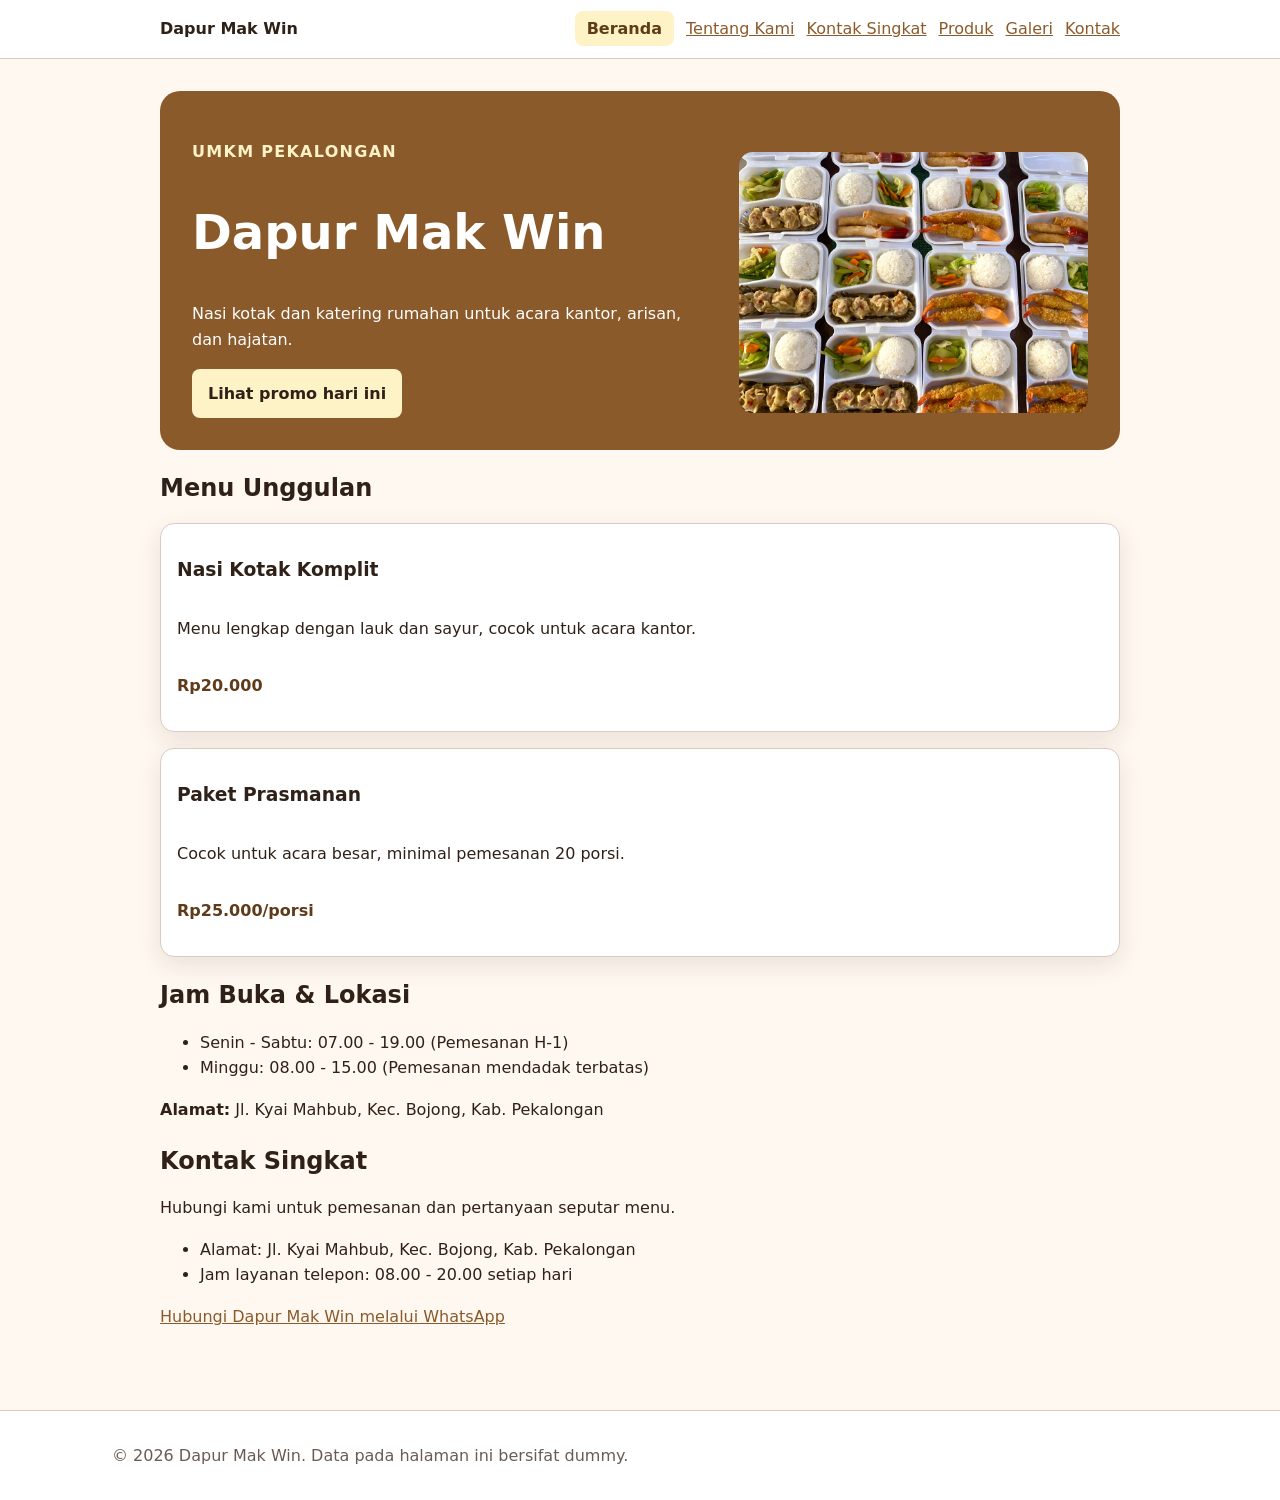
<file: index.html>
<!doctype html>
<html lang="id">
    <head>
        <meta charset="utf-8" />
        <meta name="viewport" content="width=device-width, initial-scale=1" />
        <title>Dapur Mak Win - Website UMKM</title>
        <link rel="stylesheet" href="css/style.css" />
    </head>
    <body>
    <a class="skip-link" href="#konten">Lewati ke konten utama</a>
    <header class="site-header">
        <nav class="nav" aria-label="Navigasi utama">
            <a class="brand" href="index.html">Dapur Mak Win</a>
            <ul>
                <li><a aria-current="page" href="index.html">Beranda</a></li>
                <li><a href="tentang.html">Tentang Kami</a></li>
                <li><a href="#kontak">Kontak Singkat</a></li>
                <li><a href="produk.html">Produk</a></li>
                <li><a href="galeri.html">Galeri</a></li>
                <li><a href="kontak.html">Kontak</a></li>
            </ul>
       </nav>
    </header>

    <main id="konten" class="page">
            <section class="hero">
                <div class="hero-content">
                    <p class="eyebrow">UMKM Pekalongan</p>
                    <h1>Dapur Mak Win</h1>
                    <p>Nasi kotak dan katering rumahan untuk acara kantor, arisan, dan hajatan.</p>
                    <button id="promoButton" type="button">Lihat promo hari ini</button>
                </div>
                <img class="hero-image" src="assets/images/nasi-kotak.jpg" width="4032" height="3024" alt="Nasi kotak katering dengan nasi, sayur, dan lauk siap disajikan" />
            </section>

            <section aria-labelledby="produk-title">
                <h2 id="produk-title">Menu Unggulan</h2>
                <div class="product-list">
                    <article class="product-card">
                        <h3>Nasi Kotak Komplit</h3>
                        <p>Menu lengkap dengan lauk dan sayur, cocok untuk acara kantor.</p>
                        <p class="price">Rp20.000</p>
                    </article>
                    <article class="product-card">
                        <h3>Paket Prasmanan</h3>
                        <p>Cocok untuk acara besar, minimal pemesanan 20 porsi.</p>
                        <p class="price">Rp25.000/porsi</p>
                    </article>
                </div>
            </section>
            <section>
                <h2>Jam Buka & Lokasi</h2>
                <ul>
                    <li>Senin - Sabtu: 07.00 - 19.00 (Pemesanan H-1)</li>
                    <li>Minggu: 08.00 - 15.00 (Pemesanan mendadak terbatas)</li>
                </ul>
                <p><strong>Alamat:</strong>  Jl. Kyai Mahbub, Kec. Bojong, Kab. Pekalongan</p>
            </section>
            <section id="kontak" aria-labelledby="kontak-title">
                <h2 id="kontak-title">Kontak Singkat</h2>
                <p>Hubungi kami untuk pemesanan dan pertanyaan seputar menu.</p>
                <ul>
                    <li>Alamat: Jl. Kyai Mahbub, Kec. Bojong, Kab. Pekalongan</li>
                    <li>Jam layanan telepon: 08.00 - 20.00 setiap hari</li>
                </ul>
                <p><a href="https://wa.me/6281234567890">Hubungi Dapur Mak Win melalui WhatsApp</a></p>
            </section>
        </main>
        <footer class="site-footer">
            <p>&copy; 2026 Dapur Mak Win. Data pada halaman ini bersifat dummy.</p>
        </footer>
        <script src="js/script.js"></script>
        <script src="js/app.js" defer></script>
    </body>
</html>
</file>
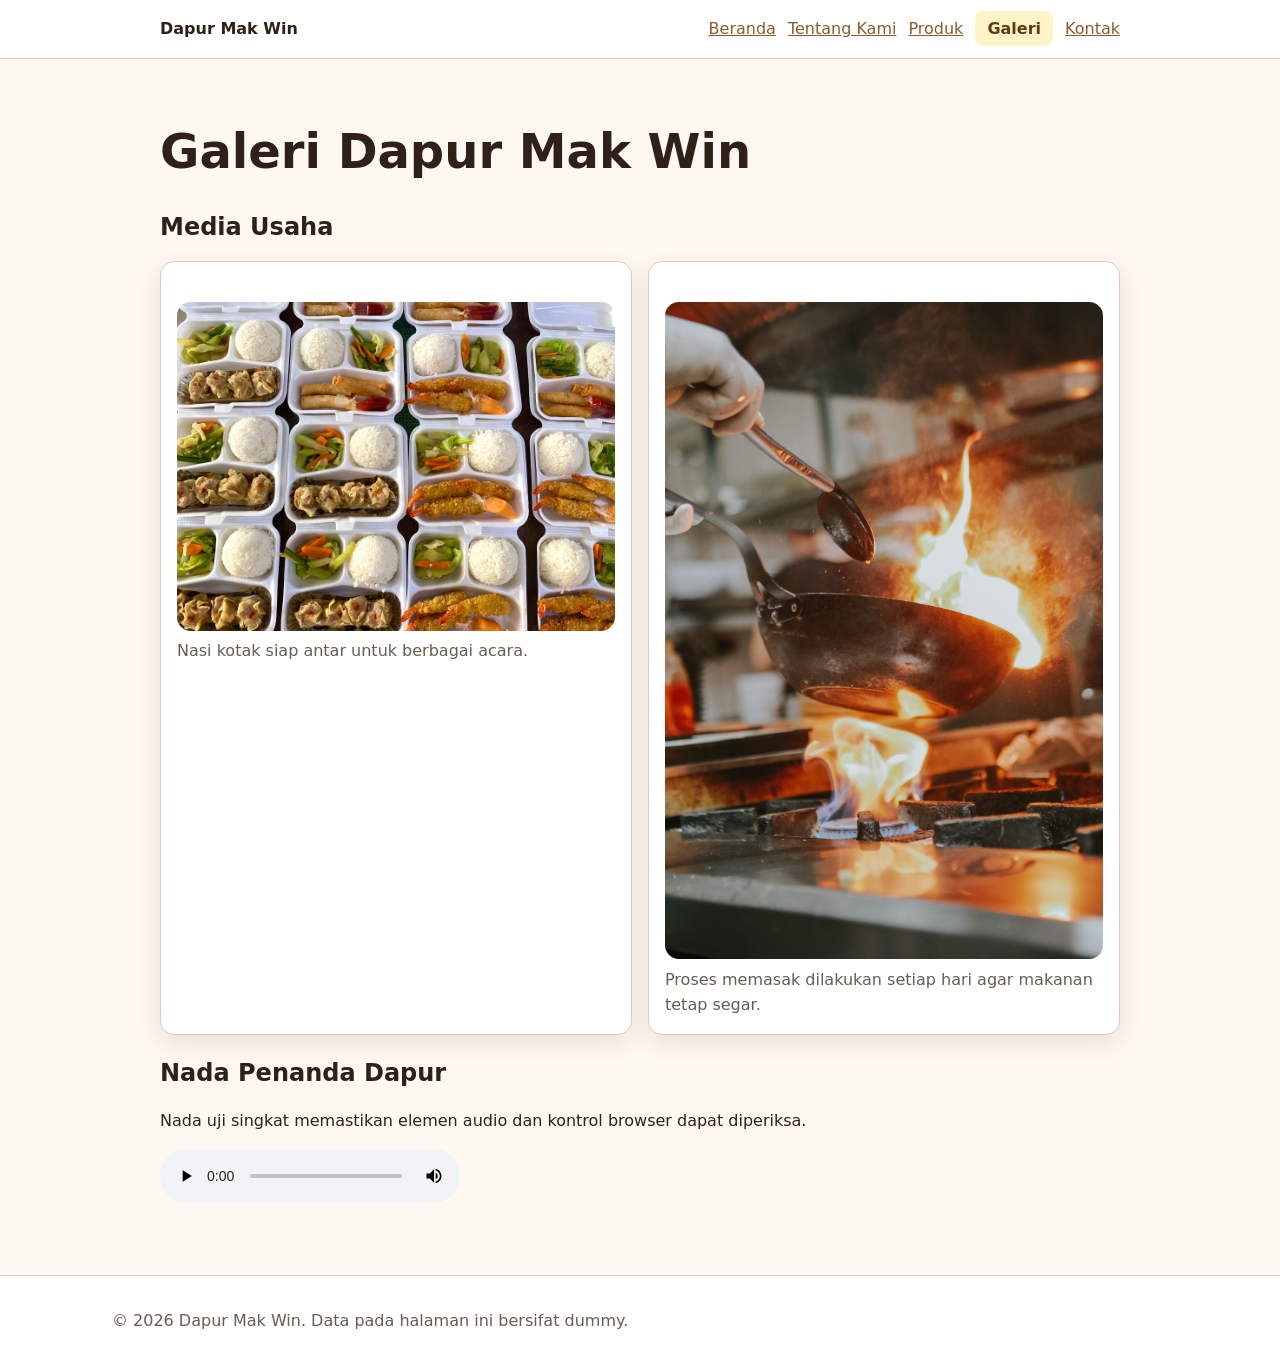
<file: galeri.html>
<!doctype html>
<html lang="id">
    <head>
        <meta charset="utf-8" />
        <meta name="viewport" content="width=device-width, initial-scale=1" />
        <title>Galeri Dapur Mak Win - Website UMKM</title>
        <link rel="stylesheet" href="css/style.css" />
        <script src="js/app.js" defer></script>
    </head>
    <body>
        <a class="skip-link" href="#konten">Lewati ke konten utama</a>
        <header class="site-header">
            <nav class="nav" aria-label="Navigasi utama">
                <a class="brand" href="index.html">Dapur Mak Win</a>
                <ul>
                    <li><a href="index.html">Beranda</a></li>
                    <li><a href="tentang.html">Tentang Kami</a></li>
                    <li><a href="produk.html">Produk</a></li>
                    <li><a aria-current="page" href="galeri.html">Galeri</a></li>
                    <li><a href="kontak.html">Kontak</a></li>
                </ul>
            </nav>
        </header>
        <main id="konten" class="page">
            <h1>Galeri Dapur Mak Win</h1>
            <section aria-labelledby="media-title">
                <h2 id="media-title">Media Usaha</h2>
                <div class="gallery-grid">
                    <figure class="media-card">
                        <img src="assets/images/nasi-kotak.jpg" width="4032" height="3024" loading="lazy" alt="Nasi kotak katering dengan nasi, sayur, dan lauk siap disajikan" />
                        <figcaption>Nasi kotak siap antar untuk berbagai acara.</figcaption>
                    </figure>
                    <figure class="media-card">
                        <img src="assets/images/proses-masak.jpg" width="2432" height="3648" loading="lazy" alt="Proses memasak bahan makanan di dapur" />
                        <figcaption>Proses memasak dilakukan setiap hari agar makanan tetap segar.</figcaption>
                    </figure>
                </div>
            </section>
            <section aria-labelledby="audio-title">
                <h2 id="audio-title">Nada Penanda Dapur</h2>
                <p id="audio-note">Nada uji singkat memastikan elemen audio dan kontrol browser dapat diperiksa.</p>
                <audio controls aria-describedby="audio-note" src="[data-uri]">
                    Browser Anda tidak mendukung pemutar audio.
                </audio>
            </section>
        </main>
        <footer class="site-footer">
            <p>&copy; 2026 Dapur Mak Win. Data pada halaman ini bersifat dummy.</p>
        </footer>
    </body>
</html>
</file>
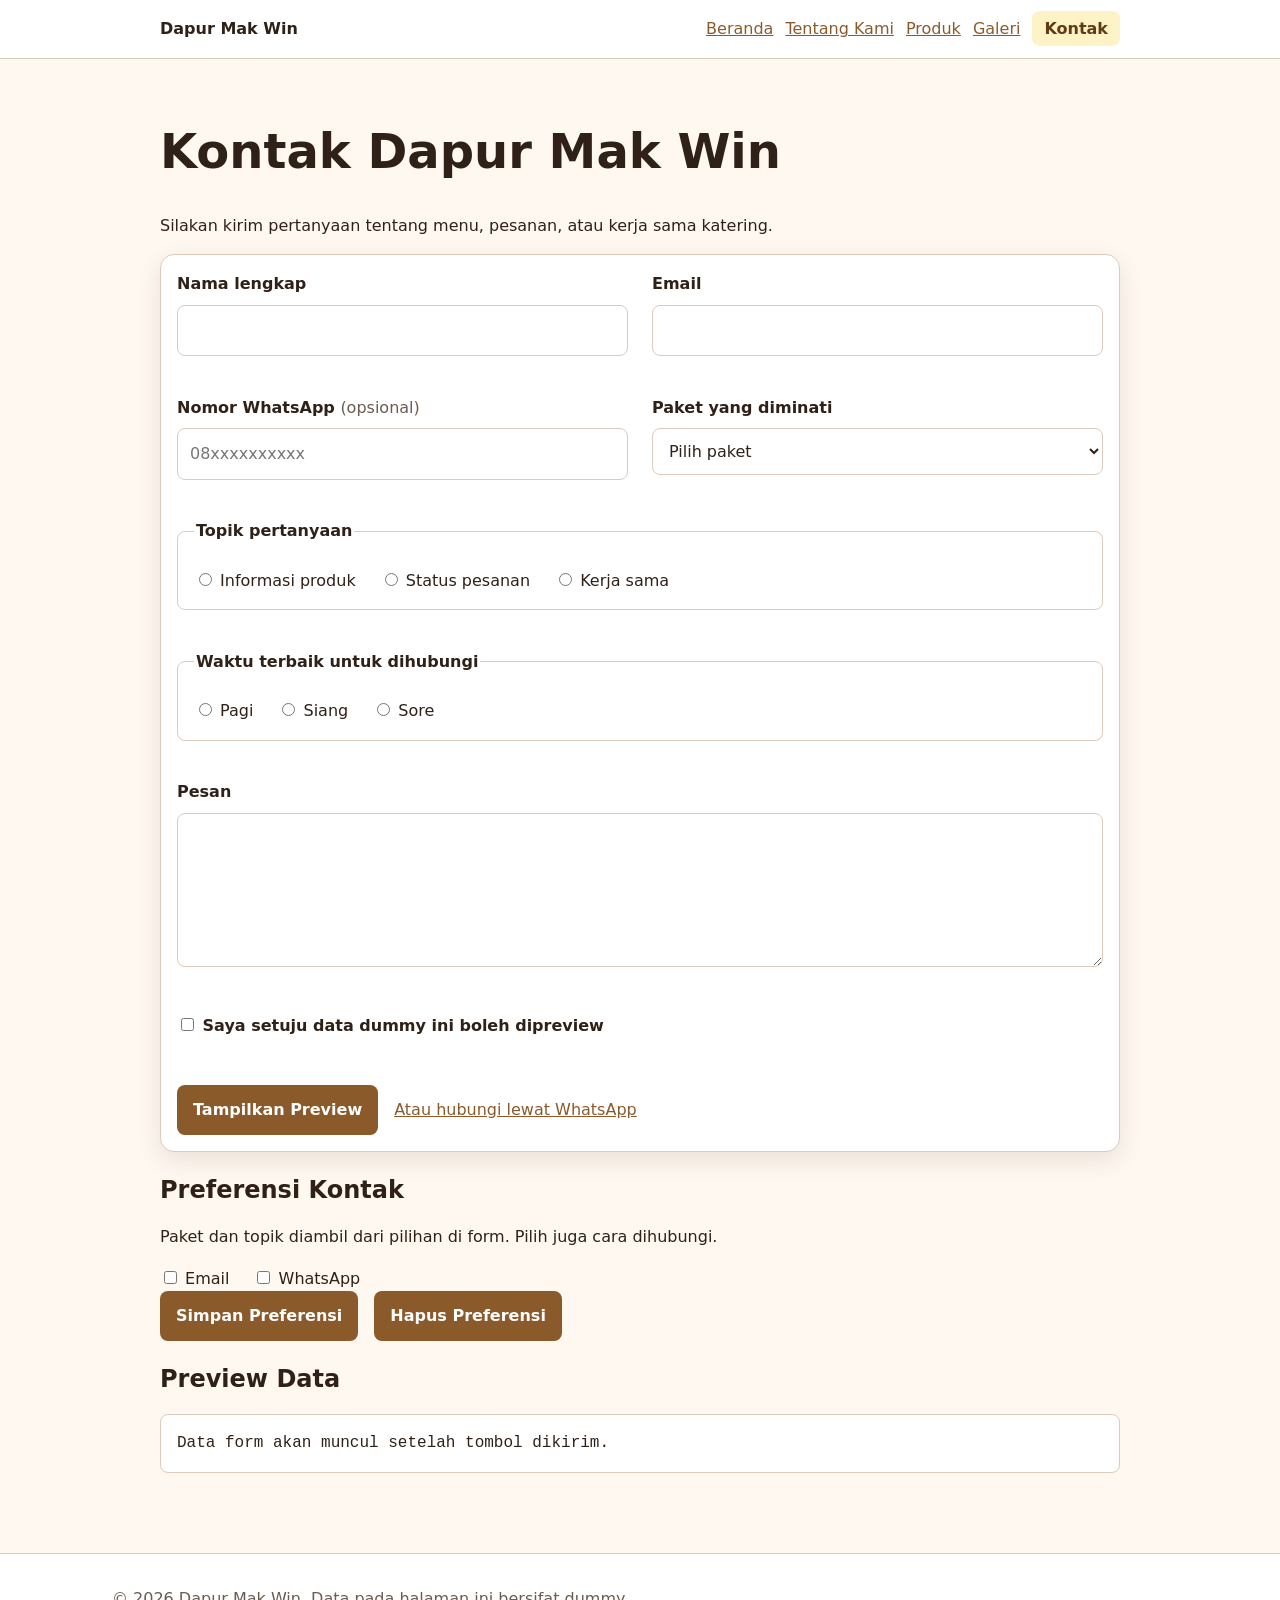
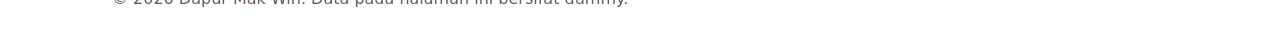
<file: kontak.html>
<!doctype html>
<html lang="id">
    <head>
        <meta charset="utf-8" />
        <meta name="viewport" content="width=device-width, initial-scale=1" />
        <title>Kontak Dapur Mak Win - Website UMKM</title>
        <link rel="stylesheet" href="css/style.css" />
        <script src="js/form.js" defer></script>
        <script src="js/app.js" defer></script>
    </head>
    <body>
        <a class="skip-link" href="#konten">Lewati ke konten utama</a>
        <header class="site-header">
            <nav class="nav" aria-label="Navigasi utama">
                <a class="brand" href="index.html">Dapur Mak Win</a>
                <ul>
                    <li><a href="index.html">Beranda</a></li>
                    <li><a href="tentang.html">Tentang Kami</a></li>
                    <li><a href="produk.html">Produk</a></li>
                    <li><a href="galeri.html">Galeri</a></li>
                    <li><a aria-current="page" href="kontak.html">Kontak</a></li>
                </ul>
            </nav>
        </header>
        <main id="konten" class="page">
            <h1>Kontak Dapur Mak Win</h1>
            <p>Silakan kirim pertanyaan tentang menu, pesanan, atau kerja sama katering.</p>

           <form id="form-kontak" action="#" method="post" novalidate>
                <div class="form-grid">
                    <div class="field">
                        <label for="nama">Nama lengkap</label>
                        <input id="nama" name="nama" type="text" autocomplete="name"
                               required minlength="3" aria-describedby="nama-error" />
                        <p id="nama-error" class="field-error" aria-live="polite"></p>
                    </div>
                    
                    <div class="field">
                        <label for="email">Email</label>
                        <input id="email" name="email" type="email" autocomplete="email"
                               required aria-describedby="email-error" />
                        <p id="email-error" class="field-error" aria-live="polite"></p>
                    </div>
                    
                    <div class="field">
                        <label for="telepon">Nomor WhatsApp <span class="opsional">(opsional)</span></label>
                        <input id="telepon" name="telepon" type="tel" autocomplete="tel"
                               placeholder="08xxxxxxxxxx" pattern="(\+62|62|0)8[0-9]{8,11}"
                               aria-describedby="telepon-error" />
                        <p id="telepon-error" class="field-error" aria-live="polite"></p>
                    </div>

                    <div class="field">
                        <label for="paket">Paket yang diminati</label>
                                                <select id="paket" name="paket" required aria-describedby="paket-error">
                            <option value="">Pilih paket</option>
                            <option value="harian">Nasi kotak harian</option>
                            <option value="prasmanan">Paket prasmanan</option>
                            <option value="tester">Paket tester</option>
                        </select>
                        <p id="paket-error" class="field-error" aria-live="polite"></p> 
                    </div>
                </div>

                <fieldset aria-describedby="topik-error">
                    <legend>Topik pertanyaan</legend>
                    <div class="option-group">
                        <label><input type="radio" name="topik" value="produk" required /> Informasi produk</label>
                        <label><input type="radio" name="topik" value="pesanan" /> Status pesanan</label>
                        <label><input type="radio" name="topik" value="kerja-sama" /> Kerja sama</label>
                    </div>
                </fieldset>
                <p id="topik-error" class="field-error" aria-live="polite"></p>

                <fieldset aria-describedby="waktu-error">
                    <legend>Waktu terbaik untuk dihubungi</legend>
                    <div class="option-group">
                        <label><input type="radio" name="waktu" value="pagi" required /> Pagi</label>
                        <label><input type="radio" name="waktu" value="siang" /> Siang</label>
                        <label><input type="radio" name="waktu" value="sore" /> Sore</label>
                    </div>
                </fieldset>
                <p id="waktu-error" class="field-error" aria-live="polite"></p>

                <div class="field">
                    <label for="pesan">Pesan</label>
                    <textarea id="pesan" name="pesan" rows="5" required minlength="20" aria-describedby="pesan-error"></textarea>
                    <p id="pesan-error" class="field-error" aria-live="polite"></p>
                </div>

                <div class="field">
                    <label>
                        <input id="setuju" name="setuju" type="checkbox" required
                               aria-describedby="setuju-error" />
                        Saya setuju data dummy ini boleh dipreview
                    </label>
                    <p id="setuju-error" class="field-error" aria-live="polite"></p>
                </div>

                <p id="form-feedback" class="form-feedback" aria-live="polite"></p>

                <div class="form-actions">
                    <button type="submit">Tampilkan Preview</button>
                    <a href="https://wa.me/6281234567890">Atau hubungi lewat WhatsApp</a>
                </div>
            </form>
            
            <section aria-labelledby="preferensi-title">
                <h2 id="preferensi-title">Preferensi Kontak</h2>
                <p>Paket dan topik diambil dari pilihan di form. Pilih juga cara dihubungi.</p>
                <div class="option-group">
                    <label><input type="checkbox" name="channel" value="email" /> Email</label>
                    <label><input type="checkbox" name="channel" value="whatsapp" /> WhatsApp</label>
                </div>
                <div class="form-actions">
                    <button type="button" id="simpan-preferensi">Simpan Preferensi</button>
                    <button type="button" id="hapus-preferensi">Hapus Preferensi</button>
                </div>
                <p id="status-preferensi" aria-live="polite"></p>
            </section>

            <section aria-labelledby="preview-title">
                <h2 id="preview-title">Preview Data</h2>
                <pre id="preview-form" aria-live="polite">Data form akan muncul setelah tombol dikirim.</pre>
            </section>
        </main>
        <footer class="site-footer">
            <p>&copy; 2026 Dapur Mak Win. Data pada halaman ini bersifat dummy.</p>
        </footer>
    </body>
</html>
</file>
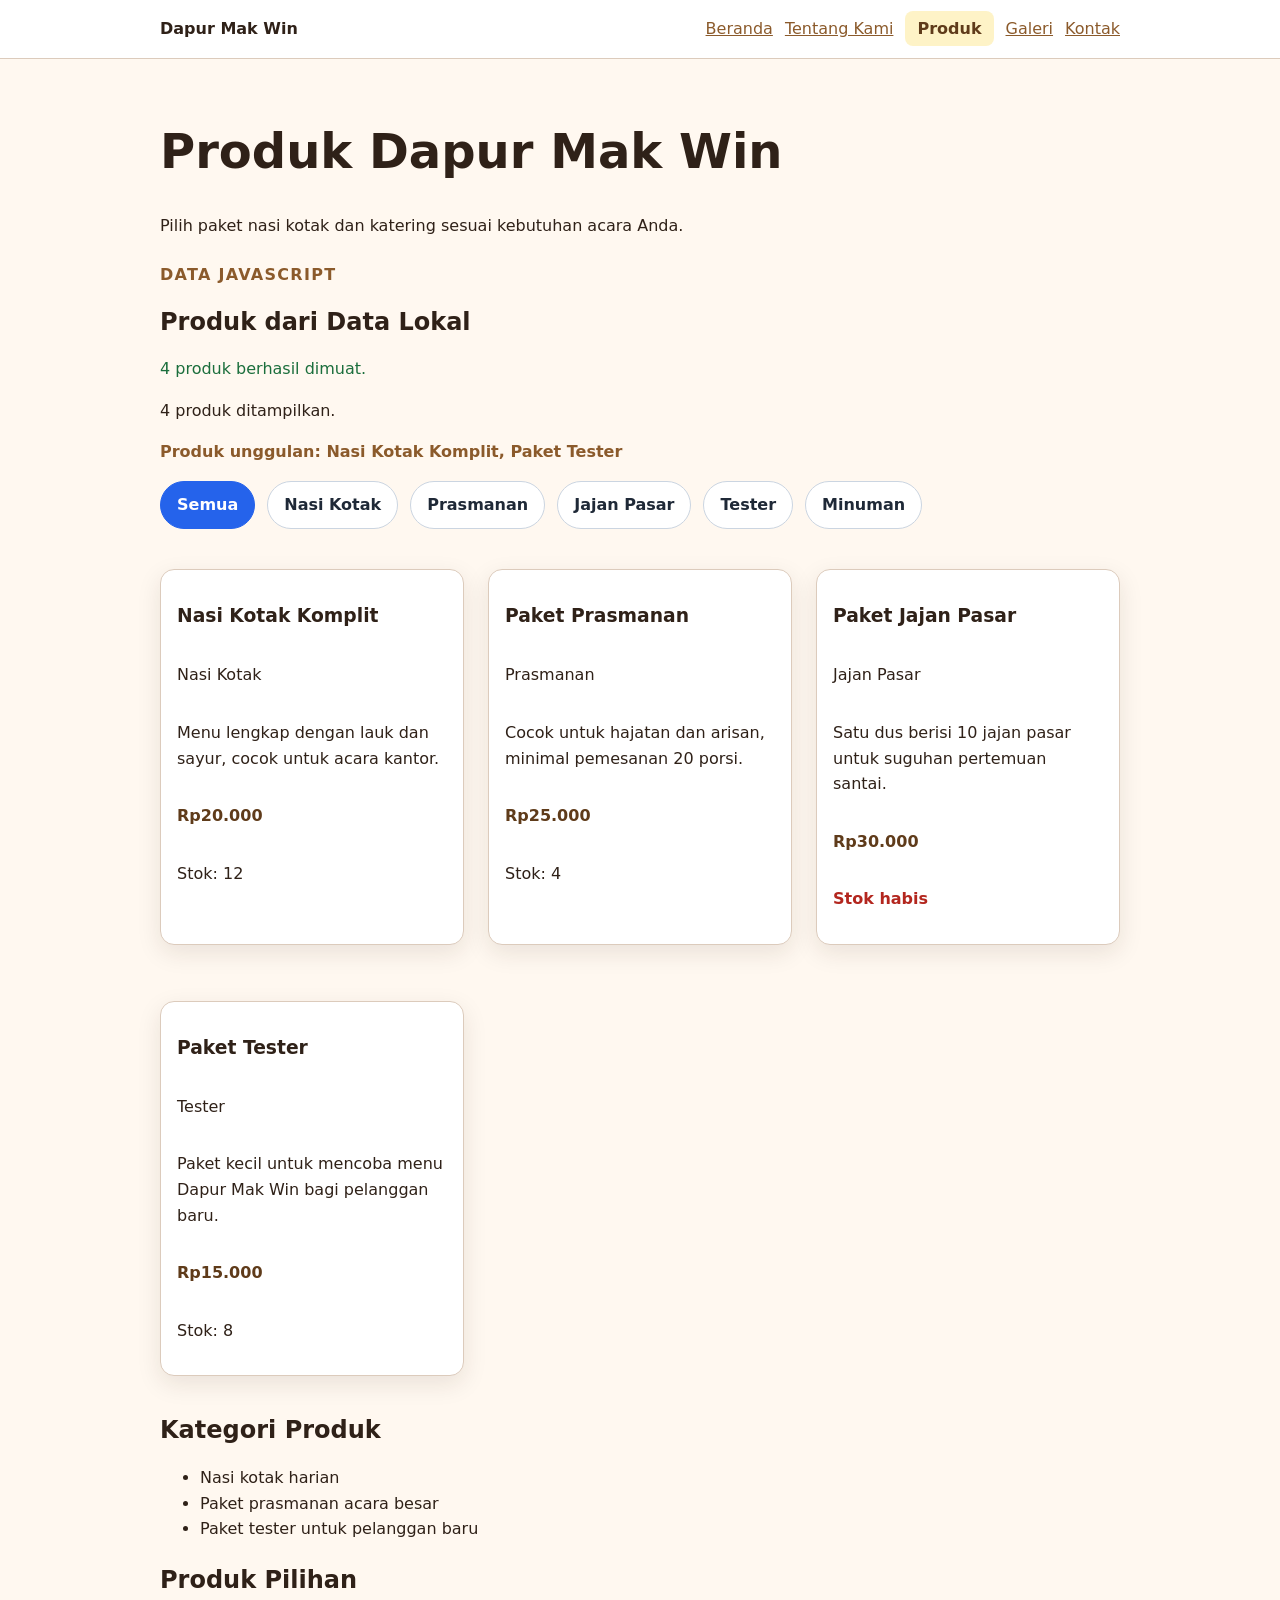
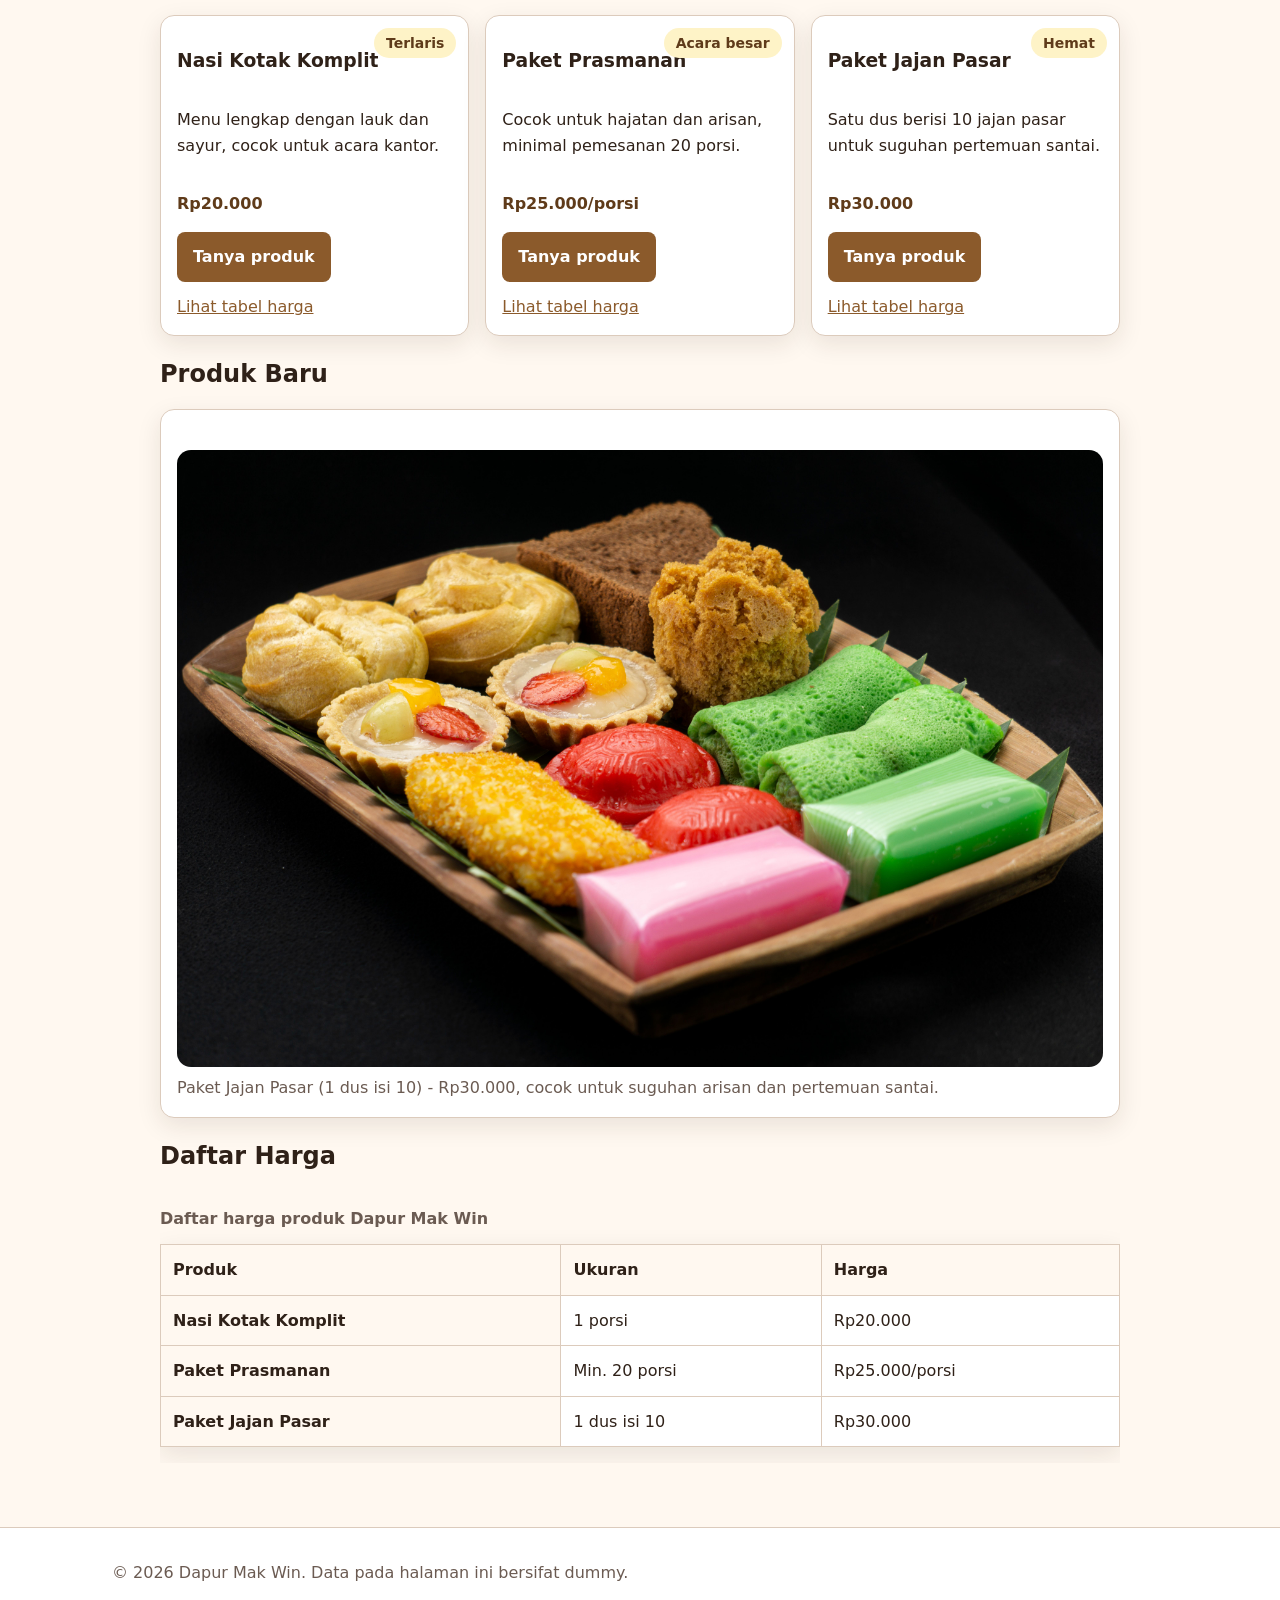
<file: produk.html>
<!doctype html>
<html lang="id">
    <head>
        <meta charset="utf-8" />
        <meta name="viewport" content="width=device-width, initial-scale=1" />
        <title>Produk Dapur Mak Win - Website UMKM</title>
        <link rel="stylesheet" href="css/style.css" />
        <link rel="icon" href="data:," />
        <script type="module" src="js/catalog-api.js"></script>
    </head>
    <body>
        <a class="skip-link" href="#konten">Lewati ke konten utama</a>
        <header class="site-header">
            <nav class="nav" aria-label="Navigasi utama">
                <a class="brand" href="index.html">Dapur Mak Win</a>
                <ul>
                    <li><a href="index.html">Beranda</a></li>
                    <li><a href="tentang.html">Tentang Kami</a></li>
                    <li><a aria-current="page" href="produk.html">Produk</a></li>
                    <li><a href="galeri.html">Galeri</a></li>
                    <li><a href="kontak.html">Kontak</a></li>
                </ul>
            </nav>
        </header>
        <main id="konten" class="page">
            <h1>Produk Dapur Mak Win</h1>
            <p>Pilih paket nasi kotak dan katering sesuai kebutuhan acara Anda.</p>
            <section class="section" aria-labelledby="produk-dinamis-title">
                <div class="section-header">
                    <p class="eyebrow">Data JavaScript</p>
                    <h2 id="produk-dinamis-title">Produk dari Data Lokal</h2>
                    <p id="catalog-status" class="catalog-status" aria-live="polite">Produk belum dimuat.</p>
                    <p id="produk-ringkasan">Data produk akan dimuat melalui JavaScript.</p>
                    <p id="produk-unggulan">Produk unggulan akan ditentukan melalui JavaScript.</p>
                </div>
                   <div class="filter-bar" aria-label="Filter kategori produk">
                    <button type="button" class="filter-button is-active" data-filter="Semua">Semua</button>
                    <button type="button" class="filter-button" data-filter="Nasi Kotak">Nasi Kotak</button>
                    <button type="button" class="filter-button" data-filter="Prasmanan">Prasmanan</button>
                    <button type="button" class="filter-button" data-filter="Jajan Pasar">Jajan Pasar</button>
                    <button type="button" class="filter-button" data-filter="Tester">Tester</button>
                    <button type="button" class="filter-button" data-filter="Minuman">Minuman</button>
                </div>
                <div id="produk-dinamis" class="js-product-grid"></div>
            </section>

            <section aria-labelledby="kategori-title">
                <h2 id="kategori-title">Kategori Produk</h2>
                <ul>
                    <li>Nasi kotak harian</li>
                    <li>Paket prasmanan acara besar</li>
                    <li>Paket tester untuk pelanggan baru</li>
                </ul>
            </section>
            <section aria-labelledby="produk-pilihan-title">
                <h2 id="produk-pilihan-title">Produk Pilihan</h2>
                <div class="product-grid">
                    <article class="product-card">
                        <span class="product-badge">Terlaris</span>
                        <h3>Nasi Kotak Komplit</h3>
                        <p>Menu lengkap dengan lauk dan sayur, cocok untuk acara kantor.</p>
                        <p class="price">Rp20.000</p>
                        <div class="card-actions">
                            <a class="button" href="kontak.html">Tanya produk</a>
                            <a href="#harga-title">Lihat tabel harga</a>
                        </div>
                    </article>

                    <article class="product-card">
                        <span class="product-badge">Acara besar</span>
                        <h3>Paket Prasmanan</h3>
                        <p>Cocok untuk hajatan dan arisan, minimal pemesanan 20 porsi.</p>
                        <p class="price">Rp25.000/porsi</p>
                        <div class="card-actions">
                            <a class="button" href="kontak.html">Tanya produk</a>
                            <a href="#harga-title">Lihat tabel harga</a>
                        </div>
                    </article>

                    <article class="product-card">
                        <span class="product-badge">Hemat</span>
                        <h3>Paket Jajan Pasar</h3>
                        <p>Satu dus berisi 10 jajan pasar untuk suguhan pertemuan santai.</p>
                        <p class="price">Rp30.000</p>
                        <div class="card-actions">
                            <a class="button" href="kontak.html">Tanya produk</a>
                            <a href="#harga-title">Lihat tabel harga</a>
                        </div>
                    </article>
                </div>
            </section>
            <section aria-labelledby="produk-baru-title">
                <h2 id="produk-baru-title">Produk Baru</h2>
                <figure class="media-card">
                    <img src="assets/images/jajan-pasar.jpg" width="6000" height="4000" loading="lazy" alt="Aneka jajan pasar tradisional tersusun rapi di piring saji" />
                    <figcaption>Paket Jajan Pasar (1 dus isi 10) - Rp30.000, cocok untuk suguhan arisan dan pertemuan santai.</figcaption>
                </figure>
            </section>
            <section aria-labelledby="harga-title">
                <h2 id="harga-title">Daftar Harga</h2>
                <div class="table-scroll" role="region" aria-labelledby="daftar-harga-caption" tabindex="0">
                    <table>
                        <caption id="daftar-harga-caption">Daftar harga produk Dapur Mak Win</caption>
                        <thead>
                            <tr>
                                <th scope="col">Produk</th>
                                <th scope="col">Ukuran</th>
                                <th scope="col">Harga</th>
                            </tr>
                        </thead>
                        <tbody>
                            <tr>
                                <th scope="row">Nasi Kotak Komplit</th>
                                <td>1 porsi</td>
                                <td>Rp20.000</td>
                            </tr>
                            <tr>
                                <th scope="row">Paket Prasmanan</th>
                                <td>Min. 20 porsi</td>
                                <td>Rp25.000/porsi</td>
                            </tr>
                            <tr>
                                <th scope="row">Paket Jajan Pasar</th>
                                <td>1 dus isi 10</td>
                                <td>Rp30.000</td>
                            </tr>
                        </tbody>
                    </table>
                </div>
            </section>
        </main>
        <footer class="site-footer">
            <p>&copy; 2026 Dapur Mak Win. Data pada halaman ini bersifat dummy.</p>
        </footer>

    </body>
</html>
</file>
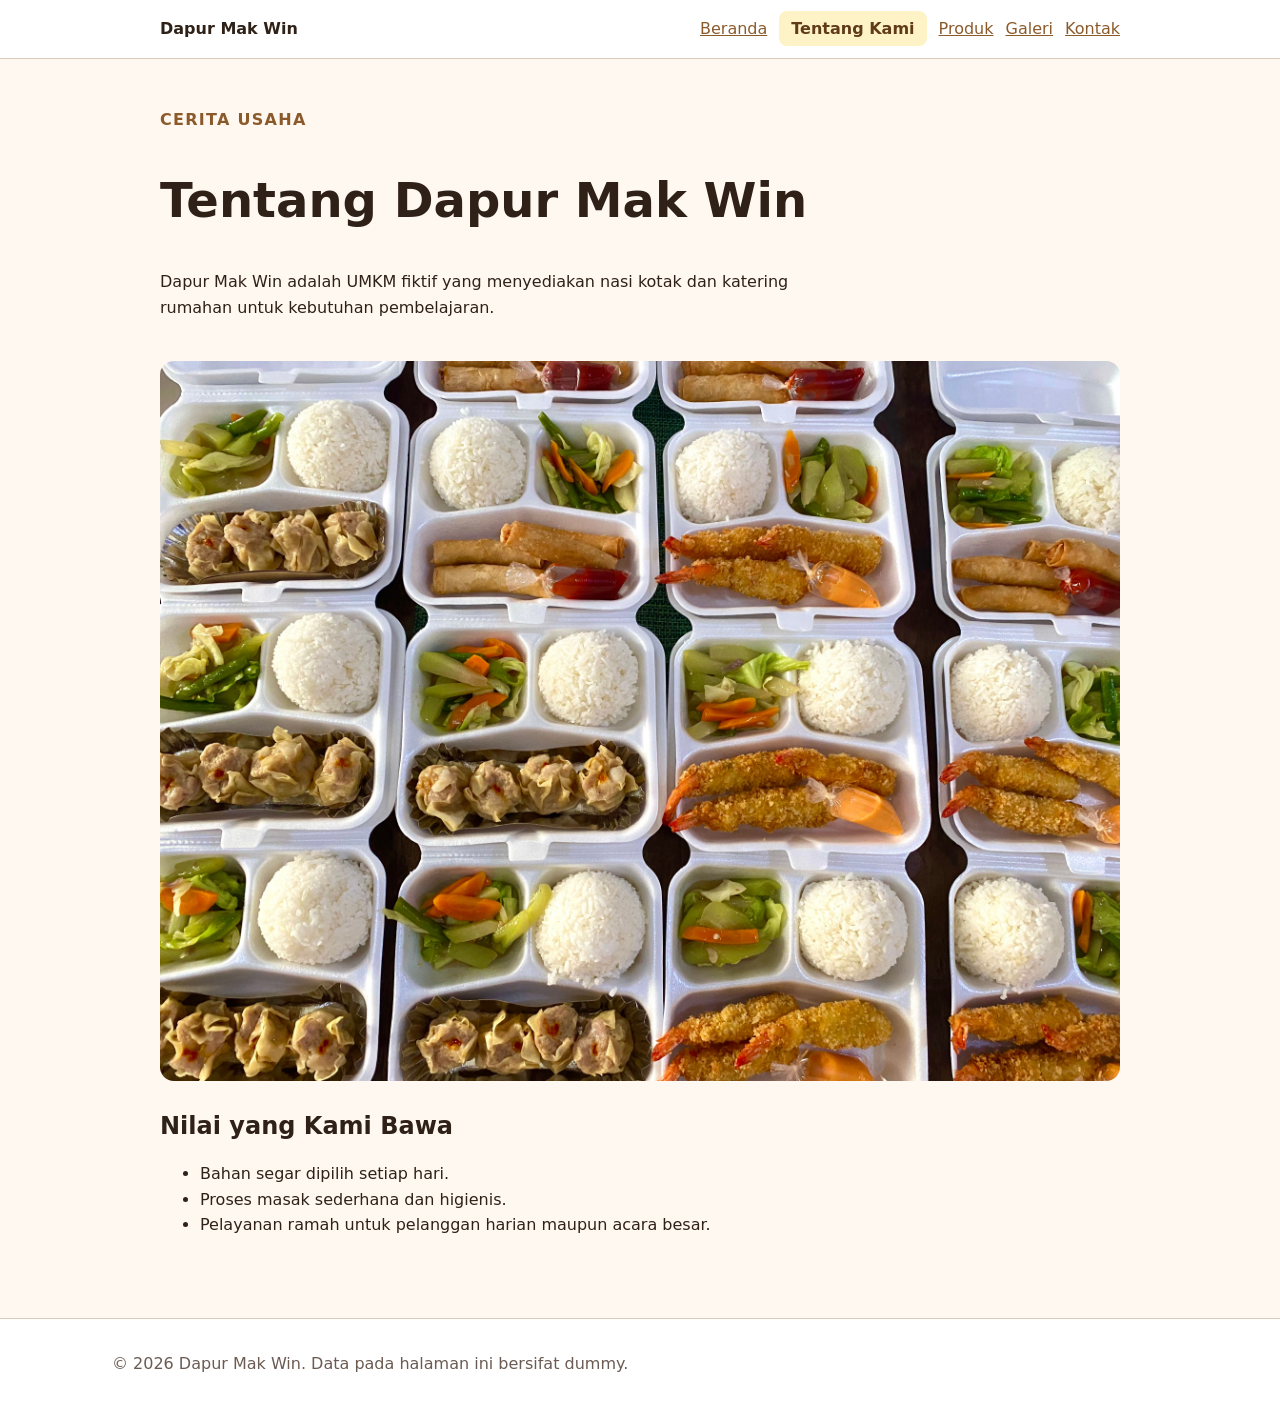
<file: tentang.html>
<!doctype html>
<html lang="id">
    <head>
        <meta charset="utf-8" />
        <meta name="viewport" content="width=device-width, initial-scale=1" />
        <title>Tentang Dapur Mak Win - Website UMKM</title>
        <link rel="stylesheet" href="css/style.css" />
        <script src="js/app.js" defer></script>
    </head>
    <body>
        <a class="skip-link" href="#konten">Lewati ke konten utama</a>
        <header class="site-header">
            <nav class="nav" aria-label="Navigasi utama">
                <a class="brand" href="index.html">Dapur Mak Win</a>
                <ul>
                    <li><a href="index.html">Beranda</a></li>
                    <li><a aria-current="page" href="tentang.html">Tentang Kami</a></li>
                    <li><a href="produk.html">Produk</a></li>
                    <li><a href="galeri.html">Galeri</a></li>
                    <li><a href="kontak.html">Kontak</a></li>
                </ul>
            </nav>
        </header>
        <main id="konten" class="page">
            <section aria-labelledby="tentang-title">
                <p class="eyebrow">Cerita Usaha</p>
                <h1 id="tentang-title">Tentang Dapur Mak Win</h1>
                <p>Dapur Mak Win adalah UMKM fiktif yang menyediakan nasi kotak dan katering rumahan untuk kebutuhan pembelajaran.</p>
                <img src="assets/images/nasi-kotak.jpg" width="4032" height="3024" loading="lazy" alt="Nasi kotak katering dengan nasi, sayur, dan lauk siap disajikan" />
            </section>
            <section aria-labelledby="nilai-title">
                <h2 id="nilai-title">Nilai yang Kami Bawa</h2>
                <ul>
                    <li>Bahan segar dipilih setiap hari.</li>
                    <li>Proses masak sederhana dan higienis.</li>
                    <li>Pelayanan ramah untuk pelanggan harian maupun acara besar.</li>
                </ul>
            </section>
        </main>
        <footer class="site-footer">
            <p>&copy; 2026 Dapur Mak Win. Data pada halaman ini bersifat dummy.</p>
        </footer>
    </body>
</html>
</file>
<file: css/style.css>
:root {
  /* Warna berbasis fungsi (variasi tema) */
  --color-primary: #8b5a2b;
  --color-primary-strong: #5f3b1a;
  --color-accent: #d97706;
  --color-success: #16a34a;
  --color-danger: #dc2626;

  --color-text: #2f2118;
  --color-muted: #6b5b52;
  --color-surface: #ffffff;
  --color-surface-soft: #fff8f0;
  --color-border: #dccbbc;
  --color-focus: #1d4ed8;

  /* Spacing */
  --space-1: 0.5rem;
  --space-2: 0.75rem;
  --space-3: 1rem;
  --space-4: 1.5rem;
  --space-5: 2rem;
  --space-6: 2.5rem;

  /* Radius & shadow */
  --radius-sm: 0.5rem;
  --radius-md: 0.875rem;
  --radius-lg: 1.25rem;
  --shadow-card: 0 0.5rem 1.5rem rgb(47 33 24 / 0.1);
}

*,
*::before,
*::after {
  box-sizing: border-box;
}

html {
  color-scheme: light;
}

body {
  margin: 0;
  color: var(--color-text);
  background: var(--color-surface-soft);
  font-family: system-ui, -apple-system, BlinkMacSystemFont, "Segoe UI", sans-serif;
  font-size: 1rem;
  line-height: 1.6;
}

/* Media, link, focus, skip-link */
img {
  max-width: 100%;
  height: auto;
  margin-top: var(--space-4);
  border-radius: var(--radius-md);
}

a {
  color: var(--color-primary);
}

a:hover {
  color: var(--color-primary-strong);
}

:focus-visible {
  outline: 3px solid var(--color-focus);
  outline-offset: 3px;
}

.skip-link {
  position: absolute;
  top: -5rem;
  left: var(--space-3);
  padding: var(--space-2) var(--space-3);
  color: var(--color-surface);
  background: var(--color-text);
  text-decoration: none;
}

.skip-link:focus {
  top: var(--space-3);
}

/* Shell halaman dan navigasi */
.site-header,
.site-footer {
  padding: var(--space-3) var(--space-4);
  background: var(--color-surface);
  border-bottom: 1px solid var(--color-border);
}

.site-footer {
  margin-top: var(--space-5);
  color: var(--color-muted);
  text-align: center;
  border-top: 1px solid var(--color-border);
  border-bottom: 0;
}

.nav,
.page {
  width: min(100% - 2rem, 60rem);
  margin-inline: auto;
}

.brand {
  display: inline-block;
  margin-bottom: var(--space-2);
  color: var(--color-text);
  font-weight: 800;
  text-decoration: none;
}

.nav ul {
  padding: 0;
  margin: 0;
  list-style: none;
}

.nav li {
  display: inline-block;
  margin: 0 var(--space-2) var(--space-1) 0;
}

.nav a[aria-current="page"] {
  padding: var(--space-1) var(--space-2);
  color: var(--color-primary-strong);
  font-weight: 700;
  text-decoration: none;
  background: #fef3c7;
  border-radius: var(--radius-sm);
}

.page {
  padding-block: var(--space-5);
}

/* Hero, tipografi, dan tombol */
.hero {
  padding: var(--space-5);
  color: var(--color-surface);
  background: var(--color-primary);
  border-radius: var(--radius-md);
}

h1,
h2,
h3 {
  line-height: 1.2;
  text-wrap: balance;
}

h1 {
  font-size: clamp(2rem, 6vw, 3rem);
}

p,
li {
  max-width: 68ch;
}

.eyebrow {
  color: var(--color-primary);
  font-weight: 800;
  letter-spacing: 0.08em;
  text-transform: uppercase;
}

.hero .eyebrow {
  color: #fef3c7;
}

.price {
  color: var(--color-primary-strong);
  font-weight: 800;
}

.button,
button {
  display: inline-block;
  padding: var(--space-2) var(--space-3);
  color: var(--color-surface);
  font: inherit;
  font-weight: 700;
  text-decoration: none;
  cursor: pointer;
  background: var(--color-primary);
  border: 0;
  border-radius: var(--radius-sm);
}

.button:hover,
button:hover {
  color: var(--color-surface);
  background: var(--color-primary-strong);
}

.hero button {
  color: var(--color-text);
  background: #fef3c7;
}

.hero button:hover {
  color: var(--color-text);
  background: #fde68a;
}

/* Card, media, dan tabel */
.product-card,
.media-card,
table,
form {
  margin-block: var(--space-3);
  padding: var(--space-3);
  background: var(--color-surface);
  border: 1px solid var(--color-border);
  border-radius: var(--radius-md);
  box-shadow: var(--shadow-card);
}

figure {
  margin-inline: 0;
}

figcaption,
caption {
  color: var(--color-muted);
}

table {
  width: 100%;
  border-collapse: collapse;
  border-radius: 0;
}

caption {
  margin-bottom: var(--space-2);
  font-weight: 700;
  text-align: left;
}

th,
td {
  padding: var(--space-2);
  text-align: left;
  border: 1px solid var(--color-border);
}

th {
  background: var(--color-surface-soft);
}

/* Form dan preview */
.field {
  margin-bottom: var(--space-3);
}

.field label,
legend {
  display: block;
  margin-bottom: var(--space-1);
  font-weight: 700;
}

.field input,
.field select,
.field textarea {
  width: 100%;
  padding: var(--space-2);
  color: inherit;
  font: inherit;
  background: var(--color-surface);
  border: 1px solid var(--color-border);
  border-radius: var(--radius-sm);
}

input[type="radio"],
input[type="checkbox"] {
  width: auto;
}

fieldset {
  margin: 0 0 var(--space-3);
  padding: var(--space-3);
  border: 1px solid var(--color-border);
  border-radius: var(--radius-sm);
}

audio {
  max-width: 100%;
}

#preview-form {
  padding: var(--space-3);
  white-space: pre-wrap;
  background: var(--color-surface);
  border: 1px solid var(--color-border);
  border-radius: var(--radius-sm);
}

/* --- Bagian lama Anda tetap di bawah ini --- */

.products {
  padding-left: 1.2rem;
}

section:has(h2) {
  margin-top: 24px;
}

.product-list {
  display: block;
}

/* Tugas mandiri – variasi tema */
.alert-success {
  padding: var(--space-2) var(--space-3);
  color: var(--color-surface);
  background: var(--color-success);
  border-radius: var(--radius-sm);
}

.alert-danger {
  padding: var(--space-2) var(--space-3);
  color: var(--color-surface);
  background: var(--color-danger);
  border-radius: var(--radius-sm);
}

.hero {
  background: var(--color-primary);
  border-radius: var(--radius-lg);
}

/* ===== P06 + P07: baseline mobile (satu kolom) ===== */

/* Hero: satu kolom pada layar sempit */
.hero {
  display: grid;
  grid-template-columns: 1fr;
  gap: var(--space-4);
  align-items: center;
}
.hero-image {
  width: 100%;
  border-radius: var(--radius-md);
}

/* Katalog dan galeri: satu kolom pada layar sempit */
.product-grid,
.gallery-grid {
  display: grid;
  grid-template-columns: 1fr;
  gap: var(--space-3);
}

/* Jarak antar card sudah diatur gap, jadi margin card dinolkan */
.product-grid .product-card,
.gallery-grid .media-card {
  margin-block: 0;
}

/* Navigasi: tersusun ke bawah pada layar sempit */
.nav {
  display: flex;
  flex-direction: column;
  align-items: flex-start;
  gap: var(--space-3);
}
.brand { margin-bottom: 0; }
.nav ul {
  display: flex;
  flex-direction: column;
  flex-wrap: wrap;
  gap: var(--space-2);
}
.nav li { margin: 0; }

/* ===== P06: Flexbox ===== */

/* Card produk: isi disusun vertikal */
.product-card {
  position: relative;
  display: flex;
  flex-direction: column;
}

/* Badge menempel di pojok kanan atas card */
.product-badge {
  position: absolute;
  top: var(--space-2);
  right: var(--space-2);
  padding: 0.25rem var(--space-2);
  color: var(--color-primary-strong);
  font-size: 0.875rem;
  font-weight: 800;
  background: #fef3c7;
  border-radius: 999px;
}

/* Tombol aksi: sejajar satu baris, turun ke bawah card */
.card-actions {
  display: flex;
  align-items: center;
  flex-wrap: wrap;
  gap: var(--space-2);
  margin-top: auto;
}

/* ===== P06 Tugas Mandiri: halaman kontak ===== */

/* Field form: satu kolom pada layar sempit, dua kolom mulai 42rem */
.form-grid {
  display: grid;
  grid-template-columns: 1fr;
  gap: var(--space-3) var(--space-4);
  margin-bottom: var(--space-3);
}
.form-grid .field {
  margin-bottom: 0;
}

/* Pilihan radio: berjajar satu baris, turun ke baris baru kalau sempit */
.option-group {
  display: flex;
  flex-wrap: wrap;
  gap: var(--space-2) var(--space-4);
}

/* Tombol form dan tautan WhatsApp: sejajar satu baris */
.form-actions {
  display: flex;
  flex-wrap: wrap;
  align-items: center;
  gap: var(--space-3);
}

/* Label opsional pada nomor WhatsApp */
.opsional {
  color: var(--color-muted);
  font-weight: 400;
}

/* ===== P07: tabel berwrapper ===== */
.table-scroll {
  max-width: 100%;
  overflow-x: auto;
}
.table-scroll:focus-visible {
  outline: 3px solid var(--color-focus);
  outline-offset: 3px;
}
.table-scroll table {
  min-width: 40rem;
}

/* ===== P07: breakpoint berbasis konten (letakkan di paling akhir) ===== */
@media (min-width: 42rem) {
  .form-grid { grid-template-columns: repeat(2, minmax(0, 1fr)); }
  .nav ul { flex-direction: row; }
  .gallery-grid { grid-template-columns: repeat(2, minmax(0, 1fr)); }
}

@media (min-width: 48rem) {
  .hero { grid-template-columns: 1.2fr 0.8fr; }
  .product-grid { grid-template-columns: repeat(2, minmax(0, 1fr)); }
}

@media (min-width: 60rem) {
  .nav { flex-direction: row; align-items: center; justify-content: space-between; }
  .product-grid { grid-template-columns: repeat(3, minmax(0, 1fr)); }
}

.js-product-grid {
  display: grid;
  grid-template-columns: repeat(auto-fit, minmax(14rem, 1fr));
  gap: var(--space-4);
}

.js-product-card {
  padding: var(--space-4);
  border: 1px solid var(--color-border);
  border-radius: var(--radius-lg);
  background: var(--color-surface);
}

.stock-badge {
  display: inline-flex;
  margin-block-start: var(--space-2);
  padding: 0.25rem 0.6rem;
  border-radius: 999px;
  font-size: 0.85rem;
  font-weight: 700;
  background: #dcfce7;
  color: #166534;
}

.stock-badge.warning {
  background: #fef3c7;
  color: #92400e;
}

.stock-badge.empty {
  background: #fee2e2;
  color: #991b1b;
}

#produk-unggulan {
  font-weight: 700;
  color: var(--color-primary, #6f3b1f);
}

.filter-bar {
  display: flex;
  flex-wrap: wrap;
  gap: 0.75rem;
  margin-block: 1rem 1.5rem;
}

.filter-button {
  border: 1px solid #cbd5e1;
  border-radius: 999px;
  background: #ffffff;
  color: #1f2937;
  padding: 0.65rem 1rem;
  font-weight: 700;
  cursor: pointer;
}

.filter-button:hover,
.filter-button:focus-visible {
  border-color: #2563eb;
  outline: 3px solid rgb(37 99 235 / 20%);
  outline-offset: 2px;
}

.filter-button.is-active {
  background: #2563eb;
  border-color: #2563eb;
  color: #ffffff;
}

.empty-state {
  grid-column: 1 / -1;
  border: 1px dashed #94a3b8;
  border-radius: 1rem;
  padding: 1rem;
  background: #ffffff;
  color: #64748b;
}

.ghost-button {
  margin-top: 0.75rem;
  border: 1px solid #cbd5e1;
  border-radius: 999px;
  background: transparent;
  color: #1f2937;
  padding: 0.4rem 0.9rem;
  cursor: pointer;
}

.field-error,
.form-feedback {
  margin: 0;
  color: #b91c1c;
  font-weight: 700;
}

.field-error {
  min-height: 1.4rem;
}

[aria-invalid="true"] {
  border-color: #b91c1c;
  box-shadow: 0 0 0 3px rgb(185 28 28 / 15%);
}

.form-feedback.success {
  color: #166534;
}

.catalog-status.loading { color: #8a6d00; }
.catalog-status.success { color: #1b6e3c; }
.catalog-status.empty { color: #555555; }
.catalog-status.error { color: #b3261e; font-weight: 600; }

.product-stock.habis { color: #b3261e; font-weight: 600; }
.empty-state { padding: 1rem; text-align: center; }
</file>
